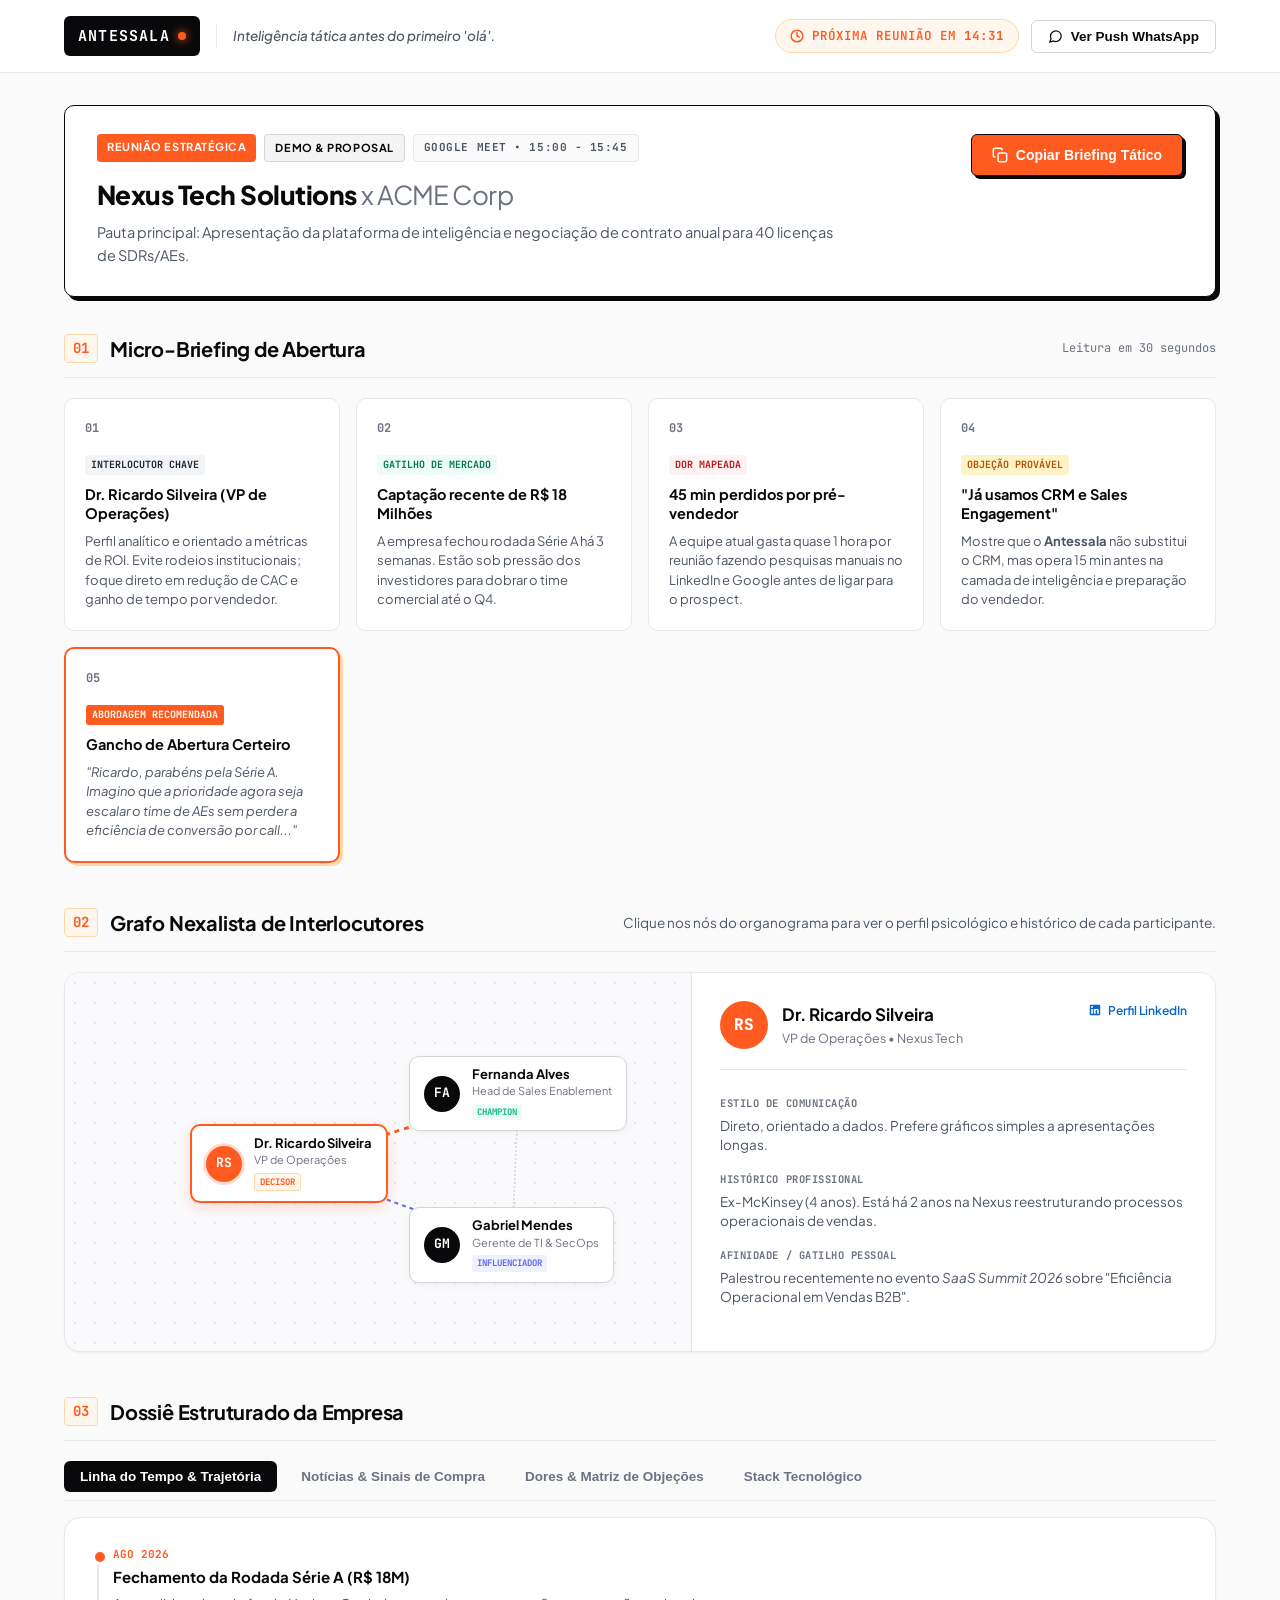
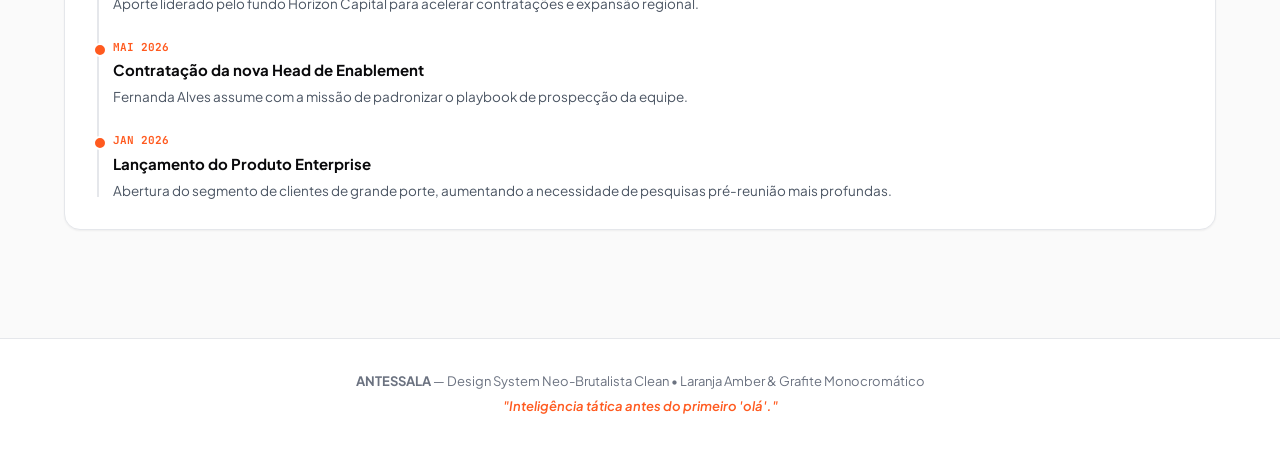
<file: index.html>
<!DOCTYPE html>
<html lang="pt-BR">
<head>
    <meta charset="UTF-8">
    <meta name="viewport" content="width=device-width, initial-scale=1.0">
    <title>Antessala — Inteligência tática antes do primeiro 'olá'</title>
    <meta name="description" content="Automação de inteligência comercial pré-reunião. Dossiê tático, organograma de interlocutores e micro-briefing em 5 pontos.">
    <!-- Google Fonts -->
    <link rel="preconnect" href="https://fonts.googleapis.com">
    <link rel="preconnect" href="https://fonts.gstatic.com" crossorigin>
    <link href="https://fonts.googleapis.com/css2?family=JetBrains+Mono:ital,wght@0,400;0,500;0,700;1,400&family=Plus+Jakarta+Sans:wght@400;500;600;700;800&display=swap" rel="stylesheet">
    <link rel="stylesheet" href="styles.css">
</head>
<body>

    <!-- TOP NAVIGATION BAR -->
    <header class="top-nav">
        <div class="container nav-content">
            <div class="brand-group">
                <div class="logo-mark">
                    <span class="logo-text">ANTESSALA</span>
                    <span class="pulse-dot"></span>
                </div>
                <div class="brand-divider"></div>
                <p class="brand-slogan">Inteligência tática antes do primeiro 'olá'.</p>
            </div>

            <div class="nav-actions">
                <div class="timer-badge">
                    <svg width="14" height="14" viewBox="0 0 24 24" fill="none" stroke="currentColor" stroke-width="2.5" stroke-linecap="round" stroke-linejoin="round">
                        <circle cx="12" cy="12" r="10"></circle>
                        <polyline points="12 6 12 12 16 14"></polyline>
                    </svg>
                    <span>PRÓXIMA REUNIÃO EM <strong id="countdown">14:32</strong></span>
                </div>
                <button class="btn-whatsapp-preview" id="openWhatsappModal">
                    <svg width="15" height="15" viewBox="0 0 24 24" fill="none" stroke="currentColor" stroke-width="2">
                        <path d="M21 11.5a8.38 8.38 0 0 1-.9 3.8 8.5 8.5 0 0 1-7.6 4.7 8.38 8.38 0 0 1-3.8-.9L3 21l1.9-5.7a8.38 8.38 0 0 1-.9-3.8 8.5 8.5 0 0 1 4.7-7.6 8.38 8.38 0 0 1 3.8-.9h.5a8.48 8.48 0 0 1 8 8v.5z"></path>
                    </svg>
                    Ver Push WhatsApp
                </button>
            </div>
        </div>
    </header>

    <!-- MAIN APP CONTAINER -->
    <main class="main-content container">

        <!-- MEETING HEADER CARD -->
        <section class="meeting-header-card">
            <div class="meeting-meta">
                <div class="meta-tag-group">
                    <span class="badge badge-orange">REUNIÃO ESTRATÉGICA</span>
                    <span class="badge badge-zinc">DEMO & PROPOSAL</span>
                    <span class="badge badge-mono">GOOGLE MEET • 15:00 - 15:45</span>
                </div>
                <h1 class="meeting-title">Nexus Tech Solutions <span class="company-sub">x ACME Corp</span></h1>
                <p class="meeting-context">Pauta principal: Apresentação da plataforma de inteligência e negociação de contrato anual para 40 licenças de SDRs/AEs.</p>
            </div>

            <div class="meeting-actions">
                <button class="btn-primary" id="copyBriefingBtn">
                    <svg width="16" height="16" viewBox="0 0 24 24" fill="none" stroke="currentColor" stroke-width="2.2">
                        <rect x="9" y="9" width="13" height="13" rx="2" ry="2"></rect>
                        <path d="M5 15H4a2 2 0 0 1-2-2V4a2 2 0 0 1 2-2h9a2 2 0 0 1 2 2v1"></path>
                    </svg>
                    <span>Copiar Briefing Tático</span>
                </button>
            </div>
        </section>

        <!-- SECTION 1: MICRO-BRIEFING 5 PONTOS TÁTICOS -->
        <section class="section-container">
            <div class="section-header">
                <div class="section-title-wrap">
                    <span class="section-num">01</span>
                    <h2>Micro-Briefing de Abertura</h2>
                </div>
                <span class="read-time-tag">Leitura em 30 segundos</span>
            </div>

            <div class="tactical-grid">
                <div class="tactical-card" data-step="1">
                    <div class="card-num">01</div>
                    <div class="card-body">
                        <span class="card-tag tag-target">INTERLOCUTOR CHAVE</span>
                        <h3>Dr. Ricardo Silveira (VP de Operações)</h3>
                        <p>Perfil analítico e orientado a métricas de ROI. Evite rodeios institucionais; foque direto em redução de CAC e ganho de tempo por vendedor.</p>
                    </div>
                </div>

                <div class="tactical-card" data-step="2">
                    <div class="card-num">02</div>
                    <div class="card-body">
                        <span class="card-tag tag-signal">GATILHO DE MERCADO</span>
                        <h3>Captação recente de R$ 18 Milhões</h3>
                        <p>A empresa fechou rodada Série A há 3 semanas. Estão sob pressão dos investidores para dobrar o time comercial até o Q4.</p>
                    </div>
                </div>

                <div class="tactical-card" data-step="3">
                    <div class="card-num">03</div>
                    <div class="card-body">
                        <span class="card-tag tag-pain">DOR MAPEADA</span>
                        <h3>45 min perdidos por pré-vendedor</h3>
                        <p>A equipe atual gasta quase 1 hora por reunião fazendo pesquisas manuais no LinkedIn e Google antes de ligar para o prospect.</p>
                    </div>
                </div>

                <div class="tactical-card" data-step="4">
                    <div class="card-num">04</div>
                    <div class="card-body">
                        <span class="card-tag tag-alert">OBJEÇÃO PROVÁVEL</span>
                        <h3>"Já usamos CRM e Sales Engagement"</h3>
                        <p>Mostre que o <strong>Antessala</strong> não substitui o CRM, mas opera 15 min antes na camada de inteligência e preparação do vendedor.</p>
                    </div>
                </div>

                <div class="tactical-card card-highlight" data-step="5">
                    <div class="card-num">05</div>
                    <div class="card-body">
                        <span class="card-tag tag-action">ABORDAGEM RECOMENDADA</span>
                        <h3>Gancho de Abertura Certeiro</h3>
                        <p><em>"Ricardo, parabéns pela Série A. Imagino que a prioridade agora seja escalar o time de AEs sem perder a eficiência de conversão por call..."</em></p>
                    </div>
                </div>
            </div>
        </section>

        <!-- SECTION 2: GRAFO NEXALISTA DE INTERLOCUTORES -->
        <section class="section-container">
            <div class="section-header">
                <div class="section-title-wrap">
                    <span class="section-num">02</span>
                    <h2>Grafo Nexalista de Interlocutores</h2>
                </div>
                <p class="section-desc">Clique nos nós do organograma para ver o perfil psicológico e histórico de cada participante.</p>
            </div>

            <div class="graph-wrapper card-box">
                <div class="graph-canvas" id="graphCanvas">
                    <!-- Dynamic SVG lines drawn via JS -->
                    <svg class="graph-svg" id="graphSvg"></svg>

                    <!-- Node 1: Decisor -->
                    <div class="node-item active" id="node-1" data-node="1" style="left: 20%; top: 40%;">
                        <div class="node-avatar ring-orange">
                            <span>RS</span>
                        </div>
                        <div class="node-info">
                            <span class="node-name">Dr. Ricardo Silveira</span>
                            <span class="node-role">VP de Operações</span>
                            <span class="node-badge badge-decisor">DECISOR</span>
                        </div>
                    </div>

                    <!-- Node 2: Champion -->
                    <div class="node-item" id="node-2" data-node="2" style="left: 55%; top: 22%;">
                        <div class="node-avatar">
                            <span>FA</span>
                        </div>
                        <div class="node-info">
                            <span class="node-name">Fernanda Alves</span>
                            <span class="node-role">Head de Sales Enablement</span>
                            <span class="node-badge badge-champion">CHAMPION</span>
                        </div>
                    </div>

                    <!-- Node 3: Influenciador TI -->
                    <div class="node-item" id="node-3" data-node="3" style="left: 55%; top: 62%;">
                        <div class="node-avatar">
                            <span>GM</span>
                        </div>
                        <div class="node-info">
                            <span class="node-name">Gabriel Mendes</span>
                            <span class="node-role">Gerente de TI & SecOps</span>
                            <span class="node-badge badge-influencer">INFLUENCIADOR</span>
                        </div>
                    </div>
                </div>

                <!-- Node Details Panel -->
                <div class="node-details-panel" id="nodeDetails">
                    <div class="details-header">
                        <div class="user-profile-header">
                            <div class="big-avatar" id="detailAvatar">RS</div>
                            <div>
                                <h3 id="detailName">Dr. Ricardo Silveira</h3>
                                <p id="detailRole">VP de Operações • Nexus Tech</p>
                            </div>
                        </div>
                        <a href="#" class="link-linkedin" onclick="event.preventDefault();">
                            <svg width="14" height="14" viewBox="0 0 24 24" fill="currentColor">
                                <path d="M19 3a2 2 0 0 1 2 2v14a2 2 0 0 1-2 2H5a2 2 0 0 1-2-2V5a2 2 0 0 1 2-2h14m-.5 15.5v-5.3a3.26 3.26 0 0 0-3.26-3.26c-.85 0-1.84.52-2.28 1.3v-1.11h-2.79v8.37h2.79v-4.93c0-.77.62-1.4 1.39-1.4a1.4 1.4 0 0 1 1.4 1.4v4.93h2.75M6.88 8.56a1.68 1.68 0 0 0 1.68-1.68c0-.93-.75-1.69-1.68-1.69a1.69 1.69 0 0 0-1.69 1.69c0 .93.76 1.68 1.69 1.68m1.39 9.94v-8.37H5.5v8.37h2.77z"/>
                            </svg>
                            Perfil LinkedIn
                        </a>
                    </div>

                    <div class="details-body">
                        <div class="detail-block">
                            <span class="detail-label">ESTILO DE COMUNICAÇÃO</span>
                            <p id="detailCommunication">Direto, orientado a dados. Prefere gráficos simples a apresentações longas.</p>
                        </div>

                        <div class="detail-block">
                            <span class="detail-label">HISTÓRICO PROFISSIONAL</span>
                            <p id="detailHistory">Ex-McKinsey (4 anos). Está há 2 anos na Nexus reestruturando processos operacionais de vendas.</p>
                        </div>

                        <div class="detail-block">
                            <span class="detail-label">AFINIDADE / GATILHO PESSOAL</span>
                            <p id="detailAffinity">Palestrou recentemente no evento <em>SaaS Summit 2026</em> sobre "Eficiência Operacional em Vendas B2B".</p>
                        </div>
                    </div>
                </div>
            </div>
        </section>

        <!-- SECTION 3: DOSSIÊ COMPLETO MODULAR -->
        <section class="section-container">
            <div class="section-header">
                <div class="section-title-wrap">
                    <span class="section-num">03</span>
                    <h2>Dossiê Estruturado da Empresa</h2>
                </div>
            </div>

            <!-- TAB CONTROLS -->
            <div class="tab-controls">
                <button class="tab-btn active" data-tab="timeline">Linha do Tempo & Trajetória</button>
                <button class="tab-btn" data-tab="news">Notícias & Sinais de Compra</button>
                <button class="tab-btn" data-tab="pains">Dores & Matriz de Objeções</button>
                <button class="tab-btn" data-tab="tech">Stack Tecnológico</button>
            </div>

            <div class="tab-content-area card-box">
                <!-- TAB 1: TIMELINE -->
                <div class="tab-pane active" id="tab-timeline">
                    <div class="timeline-list">
                        <div class="timeline-item">
                            <div class="time-mark">AGO 2026</div>
                            <div class="time-content">
                                <h4>Fechamento da Rodada Série A (R$ 18M)</h4>
                                <p>Aporte liderado pelo fundo Horizon Capital para acelerar contratações e expansão regional.</p>
                            </div>
                        </div>

                        <div class="timeline-item">
                            <div class="time-mark">MAI 2026</div>
                            <div class="time-content">
                                <h4>Contratação da nova Head de Enablement</h4>
                                <p>Fernanda Alves assume com a missão de padronizar o playbook de prospecção da equipe.</p>
                            </div>
                        </div>

                        <div class="timeline-item">
                            <div class="time-mark">JAN 2026</div>
                            <div class="time-content">
                                <h4>Lançamento do Produto Enterprise</h4>
                                <p>Abertura do segmento de clientes de grande porte, aumentando a necessidade de pesquisas pré-reunião mais profundas.</p>
                            </div>
                        </div>
                    </div>
                </div>

                <!-- TAB 2: NEWS & SIGNALS -->
                <div class="tab-pane" id="tab-news">
                    <div class="news-grid">
                        <div class="news-card">
                            <span class="news-source">EXAME INOVAÇÃO • HÁ 12 DIAS</span>
                            <h4>"Nexus Tech planeja dobrar equipe comercial até o final do ano"</h4>
                            <p>Entrevista com o CEO destacando os gargalos de onboarding e capacitação de novos vendedores.</p>
                        </div>
                        <div class="news-card">
                            <span class="news-source">VAGAS / LINKEDIN • HÁ 3 DIAS</span>
                            <h4>Abertura de 12 vagas para SDRs e Account Executives</h4>
                            <p>Indício claro de sobrecarga operacional e urgência por ferramentas que aumentem a produtividade por vendedor.</p>
                        </div>
                    </div>
                </div>

                <!-- TAB 3: PAINS & OBJECTIONS -->
                <div class="tab-pane" id="tab-pains">
                    <div class="pain-matrix">
                        <div class="pain-row">
                            <div class="pain-col pain-head">Dor Declarada</div>
                            <div class="pain-col pain-head">Impacto Financeiro / Operacional</div>
                            <div class="pain-col pain-head">Resposta Tática no Antessala</div>
                        </div>
                        <div class="pain-row">
                            <div class="pain-col">Pesquisas manuais lentas antes de calls</div>
                            <div class="pain-col">Perda de ~15 horas semanais por vendedor em tarefas burocráticas.</div>
                            <div class="pain-col highlight-text">Automação de inteligência entregue 15 min antes no WhatsApp.</div>
                        </div>
                        <div class="pain-row">
                            <div class="pain-col">Falta de contexto sobre o interlocutor</div>
                            <div class="pain-col">Baixa taxa de conversão na primeira demonstração (apenas 12%).</div>
                            <div class="pain-col highlight-text">Dossiê com perfil psicológico e histórico profissional detalhado.</div>
                        </div>
                    </div>
                </div>

                <!-- TAB 4: TECH STACK -->
                <div class="tab-pane" id="tab-tech">
                    <div class="tech-pills">
                        <div class="tech-pill">
                            <span class="tech-cat">CRM</span>
                            <span class="tech-name">HubSpot Enterprise</span>
                        </div>
                        <div class="tech-pill">
                            <span class="tech-cat">SALES ENGAGEMENT</span>
                            <span class="tech-name">Salesloft</span>
                        </div>
                        <div class="tech-pill">
                            <span class="tech-cat">COMMUNICATION</span>
                            <span class="tech-name">Google Workspace & Slack</span>
                        </div>
                        <div class="tech-pill">
                            <span class="tech-cat">MEETING PLATFORM</span>
                            <span class="tech-name">Google Meet</span>
                        </div>
                    </div>
                </div>
            </div>
        </section>

    </main>

    <!-- WHATSAPP PUSH MODAL SIMULATION -->
    <div class="modal-overlay" id="whatsappModal">
        <div class="phone-mockup">
            <div class="phone-header">
                <span class="phone-time">14:45</span>
                <div class="phone-camera"></div>
                <span class="phone-battery">98%</span>
            </div>

            <div class="whatsapp-card">
                <div class="wa-header">
                    <div class="wa-avatar">A</div>
                    <div>
                        <div class="wa-sender">ANTESSALA • INTELIGÊNCIA</div>
                        <div class="wa-sub">Push de Notificação Pre-Meeting</div>
                    </div>
                    <span class="wa-time">Agora</span>
                </div>

                <div class="wa-body">
                    <p>⚡ <strong>SEU WARMUP ESTÁ PRONTO</strong></p>
                    <p>Reunião às 15:00 com <strong>Nexus Tech Solutions</strong></p>
                    <hr>
                    <p>📌 <strong>5 PONTOS DE ABERTURA:</strong></p>
                    <p>1️⃣ <strong>Interlocutor:</strong> Dr. Ricardo Silveira (VP Operações, ex-McKinsey).</p>
                    <p>2️⃣ <strong>Fato Quente:</strong> Captaram R$ 18M na Série A recente.</p>
                    <p>3️⃣ <strong>Dor:</strong> Perda de 45 min por pré-vendedor em pesquisa manual.</p>
                    <p>4️⃣ <strong>Objeção:</strong> Acharão que substitui o CRM. Deixe claro que opera antes do CRM.</p>
                    <p>5️⃣ <strong>Gancho:</strong> Cumprimente pela Série A e abra falando de ganho de eficiência no time.</p>
                    <hr>
                    <div class="wa-link">🔗 Toque aqui para abrir o Dossiê Completo no Antessala</div>
                </div>
            </div>

            <button class="btn-close-modal" id="closeWhatsappModal">Fechar Simulação</button>
        </div>
    </div>

    <!-- FOOTER -->
    <footer class="app-footer">
        <div class="container footer-content">
            <p><strong>ANTESSALA</strong> — Design System Neo-Brutalista Clean &bull; Laranja Amber & Grafite Monocromático</p>
            <p class="slogan-footer">"Inteligência tática antes do primeiro 'olá'."</p>
        </div>
    </footer>

    <script src="app.js"></script>
</body>
</html>
</file>
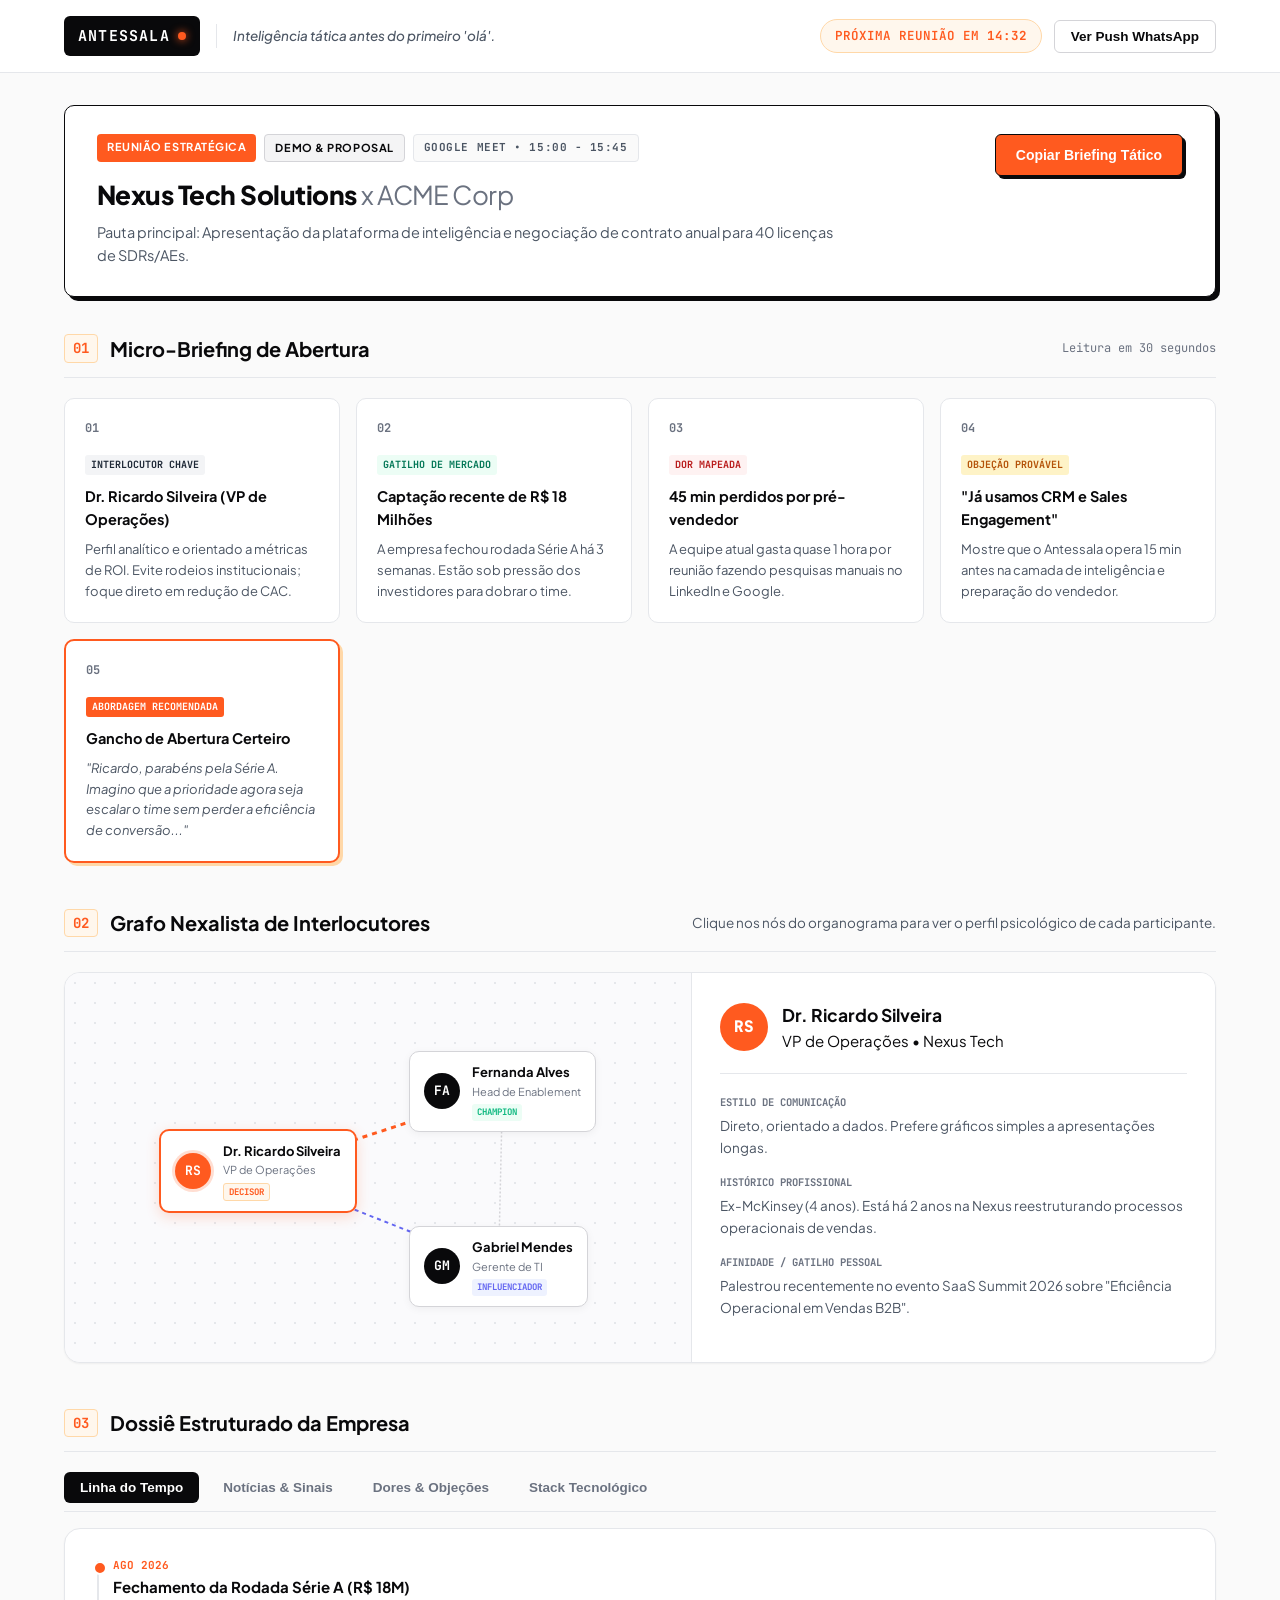
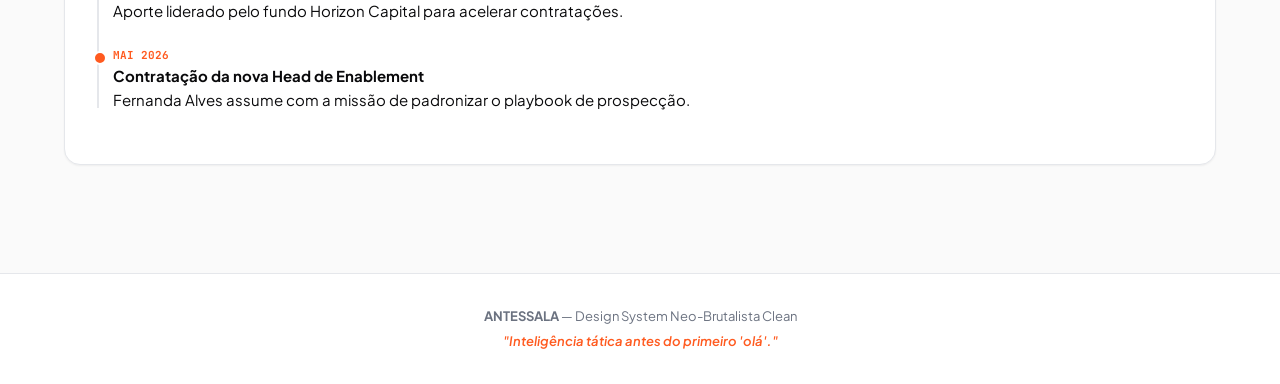
<file: antessala_demo_portatil.html>
<!DOCTYPE html>
<html lang="pt-BR">
<head>
    <meta charset="UTF-8">
    <meta name="viewport" content="width=device-width, initial-scale=1.0">
    <title>Antessala — Inteligência tática antes do primeiro 'olá' (Demonstração)</title>
    <link rel="preconnect" href="https://fonts.googleapis.com">
    <link rel="preconnect" href="https://fonts.gstatic.com" crossorigin>
    <link href="https://fonts.googleapis.com/css2?family=JetBrains+Mono:ital,wght@0,400;0,500;0,700;1,400&family=Plus+Jakarta+Sans:wght@400;500;600;700;800&display=swap" rel="stylesheet">
    <style>
/* ==========================================================================
   ANTESSALA DESIGN SYSTEM — NEO-BRUTALISTA CLEAN (PORTABLE BUNDLE)
   ========================================================================== */

:root {
    --bg-canvas: #FAFAFA;
    --bg-card: #FFFFFF;
    --bg-subtle: #F4F4F5;
    
    --border-light: #E5E7EB;
    --border-medium: #D4D4D8;
    --border-dark: #09090B;
    
    --text-primary: #09090B;
    --text-secondary: #4B5563;
    --text-muted: #6B7280;
    
    --accent-orange: #FF5A1F;
    --accent-orange-hover: #E04810;
    --accent-orange-tint: #FFF7ED;
    --accent-orange-border: #FFD8A8;
    
    --accent-emerald: #10B981;
    --accent-emerald-tint: #ECFDF5;
    
    --accent-violet: #6366F1;
    --accent-violet-tint: #EEF2FF;
    
    --font-sans: 'Plus Jakarta Sans', -apple-system, BlinkMacSystemFont, sans-serif;
    --font-mono: 'JetBrains Mono', monospace;
    
    --radius-sm: 6px;
    --radius-md: 10px;
    --radius-lg: 16px;
    --radius-full: 9999px;
    
    --shadow-sm: 0 1px 2px 0 rgba(0, 0, 0, 0.05);
    --shadow-md: 0 4px 6px -1px rgba(0, 0, 0, 0.06), 0 2px 4px -1px rgba(0, 0, 0, 0.03);
    --shadow-neo: 4px 4px 0px #09090B;
}

* { box-sizing: border-box; margin: 0; padding: 0; }
body {
    background-color: var(--bg-canvas);
    color: var(--text-primary);
    font-family: var(--font-sans);
    font-size: 15px;
    line-height: 1.6;
    -webkit-font-smoothing: antialiased;
}
.container { max-width: 1200px; margin: 0 auto; padding: 0 24px; }

/* TOP NAVIGATION */
.top-nav {
    background-color: var(--bg-card);
    border-bottom: 1px solid var(--border-light);
    position: sticky;
    top: 0;
    z-index: 100;
}
.nav-content {
    display: flex;
    justify-content: space-between;
    align-items: center;
    height: 72px;
}
.brand-group { display: flex; align-items: center; gap: 16px; }
.logo-mark {
    display: flex;
    align-items: center;
    gap: 8px;
    background: var(--text-primary);
    color: #FFFFFF;
    padding: 8px 14px;
    border-radius: var(--radius-sm);
    font-family: var(--font-mono);
    font-weight: 700;
    letter-spacing: 0.08em;
    font-size: 15px;
}
.pulse-dot {
    width: 8px; height: 8px;
    background-color: var(--accent-orange);
    border-radius: 50%;
    box-shadow: 0 0 8px var(--accent-orange);
    animation: pulse 1.8s infinite ease-in-out;
}
@keyframes pulse {
    0% { transform: scale(0.95); opacity: 0.8; }
    50% { transform: scale(1.25); opacity: 1; }
    100% { transform: scale(0.95); opacity: 0.8; }
}
.brand-divider { width: 1px; height: 24px; background-color: var(--border-light); }
.brand-slogan { font-size: 13.5px; color: var(--text-secondary); font-weight: 500; font-style: italic; }
.nav-actions { display: flex; align-items: center; gap: 12px; }
.timer-badge {
    display: flex; align-items: center; gap: 8px;
    background-color: var(--accent-orange-tint);
    border: 1px solid var(--accent-orange-border);
    color: var(--accent-orange);
    padding: 6px 14px;
    border-radius: var(--radius-full);
    font-family: var(--font-mono);
    font-size: 12.5px; font-weight: 600;
}
.btn-whatsapp-preview {
    display: inline-flex; align-items: center; gap: 8px;
    background: #FFFFFF; border: 1px solid var(--border-medium);
    color: var(--text-primary); padding: 8px 16px;
    border-radius: var(--radius-sm); font-size: 13.5px; font-weight: 600;
    cursor: pointer; transition: all 0.2s ease;
}
.btn-whatsapp-preview:hover { border-color: var(--text-primary); background-color: var(--bg-subtle); }

/* MAIN CONTENT */
.main-content { padding-top: 32px; padding-bottom: 64px; }
.meeting-header-card {
    background: var(--bg-card);
    border: 1px solid var(--border-dark);
    box-shadow: var(--shadow-neo);
    border-radius: var(--radius-md);
    padding: 28px 32px;
    margin-bottom: 36px;
    display: flex; justify-content: space-between; align-items: flex-start; gap: 24px;
}
.meta-tag-group { display: flex; flex-wrap: wrap; gap: 8px; margin-bottom: 12px; }
.badge { display: inline-block; padding: 4px 10px; border-radius: 4px; font-size: 11px; font-weight: 700; letter-spacing: 0.05em; text-transform: uppercase; }
.badge-orange { background-color: var(--accent-orange); color: #FFFFFF; }
.badge-zinc { background-color: var(--bg-subtle); border: 1px solid var(--border-medium); color: var(--text-primary); }
.badge-mono { font-family: var(--font-mono); background-color: var(--bg-canvas); border: 1px solid var(--border-light); color: var(--text-secondary); }

.meeting-title { font-size: 26px; font-weight: 800; color: var(--text-primary); letter-spacing: -0.02em; margin-bottom: 6px; }
.company-sub { font-weight: 400; color: var(--text-muted); }
.meeting-context { color: var(--text-secondary); font-size: 14.5px; max-width: 750px; }

.btn-primary {
    display: inline-flex; align-items: center; gap: 8px;
    background-color: var(--accent-orange); color: #FFFFFF;
    border: 1px solid var(--border-dark); padding: 12px 20px;
    border-radius: var(--radius-sm); font-weight: 700; font-size: 14px;
    cursor: pointer; box-shadow: 3px 3px 0px #09090B;
    transition: transform 0.15s ease, box-shadow 0.15s ease;
}
.btn-primary:hover { transform: translate(-1px, -1px); box-shadow: 4px 4px 0px #09090B; }

/* SECTIONS */
.section-container { margin-bottom: 44px; }
.section-header {
    display: flex; justify-content: space-between; align-items: center;
    margin-bottom: 20px; border-bottom: 1px solid var(--border-light); padding-bottom: 12px;
}
.section-title-wrap { display: flex; align-items: center; gap: 12px; }
.section-num {
    font-family: var(--font-mono); font-size: 14px; font-weight: 700;
    color: var(--accent-orange); background-color: var(--accent-orange-tint);
    border: 1px solid var(--accent-orange-border); padding: 2px 8px; border-radius: 4px;
}
.section-header h2 { font-size: 20px; font-weight: 700; color: var(--text-primary); }
.read-time-tag { font-family: var(--font-mono); font-size: 12px; color: var(--text-muted); }
.section-desc { font-size: 13.5px; color: var(--text-secondary); }

/* TACTICAL GRID */
.tactical-grid { display: grid; grid-template-columns: repeat(auto-fit, minmax(220px, 1fr)); gap: 16px; }
.tactical-card {
    background-color: var(--bg-card); border: 1px solid var(--border-light);
    border-radius: var(--radius-md); padding: 20px; transition: all 0.2s ease;
}
.tactical-card:hover { border-color: var(--text-primary); transform: translateY(-2px); box-shadow: var(--shadow-md); }
.card-highlight { border: 2px solid var(--accent-orange); box-shadow: 3px 3px 0px var(--accent-orange-border); }
.card-num { font-family: var(--font-mono); font-size: 12px; font-weight: 700; color: var(--text-muted); margin-bottom: 12px; }
.card-tag { display: inline-block; font-family: var(--font-mono); font-size: 10px; font-weight: 700; padding: 2px 6px; border-radius: 3px; margin-bottom: 10px; text-transform: uppercase; }
.tag-target { background: #F3F4F6; color: #1F2937; }
.tag-signal { background: #ECFDF5; color: #047857; }
.tag-pain { background: #FEF2F2; color: #B91C1C; }
.tag-alert { background: #FEF3C7; color: #B45309; }
.tag-action { background: var(--accent-orange); color: #FFFFFF; }
.tactical-card h3 { font-size: 14.5px; font-weight: 700; margin-bottom: 8px; }
.tactical-card p { font-size: 13px; color: var(--text-secondary); }

/* GRAPH */
.card-box { background: var(--bg-card); border: 1px solid var(--border-light); border-radius: var(--radius-lg); box-shadow: var(--shadow-sm); }
.graph-wrapper { display: grid; grid-template-columns: 1.2fr 1fr; min-height: 380px; overflow: hidden; }
@media (max-width: 900px) { .graph-wrapper { grid-template-columns: 1fr; } }
.graph-canvas {
    position: relative; background-color: #FAFAFC; border-right: 1px solid var(--border-light);
    background-image: radial-gradient(var(--border-light) 1px, transparent 1px); background-size: 20px 20px;
    padding: 30px; min-height: 350px;
}
.graph-svg { position: absolute; top: 0; left: 0; width: 100%; height: 100%; pointer-events: none; }
.node-item {
    position: absolute; display: flex; align-items: center; gap: 12px;
    background: #FFFFFF; border: 1px solid var(--border-medium); padding: 10px 14px;
    border-radius: var(--radius-md); cursor: pointer; box-shadow: 0 2px 8px rgba(0,0,0,0.05); transition: all 0.2s ease; z-index: 2;
}
.node-item:hover { border-color: var(--border-dark); transform: scale(1.03); }
.node-item.active { border: 2px solid var(--accent-orange); box-shadow: 0 4px 14px rgba(255, 90, 31, 0.2); }
.node-avatar { width: 36px; height: 36px; border-radius: 50%; background: var(--text-primary); color: #FFFFFF; display: flex; align-items: center; justify-content: center; font-weight: 700; font-size: 13px; font-family: var(--font-mono); }
.ring-orange { background: var(--accent-orange); box-shadow: 0 0 0 3px rgba(255, 90, 31, 0.2); }
.node-info { display: flex; flex-direction: column; }
.node-name { font-size: 13px; font-weight: 700; }
.node-role { font-size: 11px; color: var(--text-muted); }
.node-badge { font-family: var(--font-mono); font-size: 9px; font-weight: 700; padding: 1px 5px; border-radius: 3px; margin-top: 4px; width: fit-content; }
.badge-decisor { background: var(--accent-orange-tint); color: var(--accent-orange); border: 1px solid var(--accent-orange-border); }
.badge-champion { background: var(--accent-emerald-tint); color: var(--accent-emerald); }
.badge-influencer { background: var(--accent-violet-tint); color: var(--accent-violet); }

/* DETAILS PANEL */
.node-details-panel { padding: 28px; display: flex; flex-direction: column; justify-content: space-between; background: #FFFFFF; }
.user-profile-header { display: flex; align-items: center; gap: 14px; }
.big-avatar { width: 48px; height: 48px; border-radius: 50%; background: var(--accent-orange); color: #FFFFFF; display: flex; align-items: center; justify-content: center; font-weight: 800; font-size: 16px; font-family: var(--font-mono); }
.details-header { display: flex; justify-content: space-between; align-items: flex-start; border-bottom: 1px solid var(--border-light); padding-bottom: 20px; margin-bottom: 20px; }
.link-linkedin { display: inline-flex; align-items: center; gap: 6px; color: #0A66C2; font-size: 12px; font-weight: 600; text-decoration: none; }
.detail-block { margin-bottom: 16px; }
.detail-label { font-family: var(--font-mono); font-size: 10.5px; font-weight: 700; color: var(--text-muted); display: block; margin-bottom: 4px; }
.detail-block p { font-size: 13.5px; color: var(--text-secondary); }

/* TABS */
.tab-controls { display: flex; gap: 8px; margin-bottom: 16px; border-bottom: 1px solid var(--border-light); padding-bottom: 8px; overflow-x: auto; }
.tab-btn { background: transparent; border: none; padding: 8px 16px; font-size: 13.5px; font-weight: 600; color: var(--text-muted); border-radius: var(--radius-sm); cursor: pointer; transition: all 0.2s ease; }
.tab-btn.active { background-color: var(--text-primary); color: #FFFFFF; }
.tab-content-area { padding: 28px; }
.tab-pane { display: none; }
.tab-pane.active { display: block; }
.timeline-list { position: relative; padding-left: 20px; }
.timeline-list::before { content: ''; position: absolute; left: 4px; top: 4px; bottom: 4px; width: 2px; background-color: var(--border-light); }
.timeline-item { position: relative; margin-bottom: 24px; }
.timeline-item::before { content: ''; position: absolute; left: -20px; top: 4px; width: 10px; height: 10px; border-radius: 50%; background-color: var(--accent-orange); border: 2px solid #FFFFFF; }
.time-mark { font-family: var(--font-mono); font-size: 11px; font-weight: 700; color: var(--accent-orange); }

.news-grid { display: grid; grid-template-columns: repeat(auto-fit, minmax(280px, 1fr)); gap: 16px; }
.news-card { background: var(--bg-canvas); border: 1px solid var(--border-light); border-radius: var(--radius-md); padding: 18px; }
.news-source { font-family: var(--font-mono); font-size: 10.5px; font-weight: 700; color: var(--text-muted); display: block; margin-bottom: 6px; }

.pain-matrix { display: flex; flex-direction: column; border: 1px solid var(--border-light); border-radius: var(--radius-sm); overflow: hidden; }
.pain-row { display: grid; grid-template-columns: 1fr 1.2fr 1.2fr; border-bottom: 1px solid var(--border-light); }
.pain-col { padding: 12px 16px; font-size: 13px; color: var(--text-secondary); }
.pain-head { font-family: var(--font-mono); font-size: 11px; font-weight: 700; color: var(--text-primary); background-color: var(--bg-subtle); }
.highlight-text { color: var(--accent-orange); font-weight: 600; }

.tech-pills { display: flex; flex-wrap: wrap; gap: 12px; }
.tech-pill { background: var(--bg-canvas); border: 1px solid var(--border-light); padding: 10px 16px; border-radius: var(--radius-md); display: flex; flex-direction: column; }
.tech-cat { font-family: var(--font-mono); font-size: 10px; font-weight: 700; color: var(--text-muted); }
.tech-name { font-size: 13.5px; font-weight: 700; }

/* MODAL */
.modal-overlay {
    position: fixed; top: 0; left: 0; width: 100vw; height: 100vh;
    background: rgba(9, 9, 11, 0.6); backdrop-filter: blur(6px);
    display: flex; align-items: center; justify-content: center; z-index: 999;
    opacity: 0; pointer-events: none; transition: opacity 0.25s ease;
}
.modal-overlay.active { opacity: 1; pointer-events: auto; }
.phone-mockup { width: 360px; background: #121212; border-radius: 40px; padding: 16px; box-shadow: 0 20px 50px rgba(0,0,0,0.5); border: 4px solid #27272A; color: #FFFFFF; }
.phone-header { display: flex; justify-content: space-between; align-items: center; font-size: 11px; color: #A1A1AA; padding: 4px 12px 14px 12px; }
.phone-camera { width: 80px; height: 18px; background: #000; border-radius: 12px; }
.whatsapp-card { background: #1F2C34; border-radius: 16px; padding: 16px; font-size: 13px; color: #E9EDEF; border: 1px solid #2A3942; }
.wa-header { display: flex; align-items: center; gap: 10px; margin-bottom: 12px; }
.wa-avatar { width: 32px; height: 32px; background: var(--accent-orange); color: #FFFFFF; border-radius: 50%; display: flex; align-items: center; justify-content: center; font-weight: 800; }
.wa-sender { font-weight: 700; font-size: 12px; color: var(--accent-orange); }
.wa-time { margin-left: auto; font-size: 10px; color: #8696A0; }
.wa-body p { margin-bottom: 6px; line-height: 1.4; }
.wa-body hr { border: none; border-top: 1px solid #2A3942; margin: 10px 0; }
.btn-close-modal { width: 100%; margin-top: 16px; background: #27272A; color: #FFFFFF; border: none; padding: 10px; border-radius: var(--radius-sm); font-weight: 600; cursor: pointer; }

/* FOOTER */
.app-footer { border-top: 1px solid var(--border-light); padding: 32px 0; background-color: var(--bg-card); text-align: center; font-size: 13px; color: var(--text-muted); }
.slogan-footer { font-style: italic; color: var(--accent-orange); margin-top: 4px; font-weight: 600; }
    </style>
</head>
<body>

    <header class="top-nav">
        <div class="container nav-content">
            <div class="brand-group">
                <div class="logo-mark">
                    <span>ANTESSALA</span>
                    <span class="pulse-dot"></span>
                </div>
                <div class="brand-divider"></div>
                <p class="brand-slogan">Inteligência tática antes do primeiro 'olá'.</p>
            </div>

            <div class="nav-actions">
                <div class="timer-badge">
                    <span>PRÓXIMA REUNIÃO EM <strong id="countdown">14:32</strong></span>
                </div>
                <button class="btn-whatsapp-preview" id="openWhatsappModal">
                    Ver Push WhatsApp
                </button>
            </div>
        </div>
    </header>

    <main class="main-content container">

        <section class="meeting-header-card">
            <div class="meeting-meta">
                <div class="meta-tag-group">
                    <span class="badge badge-orange">REUNIÃO ESTRATÉGICA</span>
                    <span class="badge badge-zinc">DEMO & PROPOSAL</span>
                    <span class="badge badge-mono">GOOGLE MEET • 15:00 - 15:45</span>
                </div>
                <h1 class="meeting-title">Nexus Tech Solutions <span class="company-sub">x ACME Corp</span></h1>
                <p class="meeting-context">Pauta principal: Apresentação da plataforma de inteligência e negociação de contrato anual para 40 licenças de SDRs/AEs.</p>
            </div>

            <div class="meeting-actions">
                <button class="btn-primary" id="copyBriefingBtn">
                    <span>Copiar Briefing Tático</span>
                </button>
            </div>
        </section>

        <!-- SECTION 1: MICRO-BRIEFING -->
        <section class="section-container">
            <div class="section-header">
                <div class="section-title-wrap">
                    <span class="section-num">01</span>
                    <h2>Micro-Briefing de Abertura</h2>
                </div>
                <span class="read-time-tag">Leitura em 30 segundos</span>
            </div>

            <div class="tactical-grid">
                <div class="tactical-card">
                    <div class="card-num">01</div>
                    <span class="card-tag tag-target">INTERLOCUTOR CHAVE</span>
                    <h3>Dr. Ricardo Silveira (VP de Operações)</h3>
                    <p>Perfil analítico e orientado a métricas de ROI. Evite rodeios institucionais; foque direto em redução de CAC.</p>
                </div>

                <div class="tactical-card">
                    <div class="card-num">02</div>
                    <span class="card-tag tag-signal">GATILHO DE MERCADO</span>
                    <h3>Captação recente de R$ 18 Milhões</h3>
                    <p>A empresa fechou rodada Série A há 3 semanas. Estão sob pressão dos investidores para dobrar o time.</p>
                </div>

                <div class="tactical-card">
                    <div class="card-num">03</div>
                    <span class="card-tag tag-pain">DOR MAPEADA</span>
                    <h3>45 min perdidos por pré-vendedor</h3>
                    <p>A equipe atual gasta quase 1 hora por reunião fazendo pesquisas manuais no LinkedIn e Google.</p>
                </div>

                <div class="tactical-card">
                    <div class="card-num">04</div>
                    <span class="card-tag tag-alert">OBJEÇÃO PROVÁVEL</span>
                    <h3>"Já usamos CRM e Sales Engagement"</h3>
                    <p>Mostre que o Antessala opera 15 min antes na camada de inteligência e preparação do vendedor.</p>
                </div>

                <div class="tactical-card card-highlight">
                    <div class="card-num">05</div>
                    <span class="card-tag tag-action">ABORDAGEM RECOMENDADA</span>
                    <h3>Gancho de Abertura Certeiro</h3>
                    <p><em>"Ricardo, parabéns pela Série A. Imagino que a prioridade agora seja escalar o time sem perder a eficiência de conversão..."</em></p>
                </div>
            </div>
        </section>

        <!-- SECTION 2: GRAFO -->
        <section class="section-container">
            <div class="section-header">
                <div class="section-title-wrap">
                    <span class="section-num">02</span>
                    <h2>Grafo Nexalista de Interlocutores</h2>
                </div>
                <p class="section-desc">Clique nos nós do organograma para ver o perfil psicológico de cada participante.</p>
            </div>

            <div class="graph-wrapper card-box">
                <div class="graph-canvas" id="graphCanvas">
                    <svg class="graph-svg" id="graphSvg"></svg>

                    <div class="node-item active" id="node-1" data-node="1" style="left: 15%; top: 40%;">
                        <div class="node-avatar ring-orange">RS</div>
                        <div class="node-info">
                            <span class="node-name">Dr. Ricardo Silveira</span>
                            <span class="node-role">VP de Operações</span>
                            <span class="node-badge badge-decisor">DECISOR</span>
                        </div>
                    </div>

                    <div class="node-item" id="node-2" data-node="2" style="left: 55%; top: 20%;">
                        <div class="node-avatar">FA</div>
                        <div class="node-info">
                            <span class="node-name">Fernanda Alves</span>
                            <span class="node-role">Head de Enablement</span>
                            <span class="node-badge badge-champion">CHAMPION</span>
                        </div>
                    </div>

                    <div class="node-item" id="node-3" data-node="3" style="left: 55%; top: 65%;">
                        <div class="node-avatar">GM</div>
                        <div class="node-info">
                            <span class="node-name">Gabriel Mendes</span>
                            <span class="node-role">Gerente de TI</span>
                            <span class="node-badge badge-influencer">INFLUENCIADOR</span>
                        </div>
                    </div>
                </div>

                <div class="node-details-panel">
                    <div class="details-header">
                        <div class="user-profile-header">
                            <div class="big-avatar" id="detailAvatar">RS</div>
                            <div>
                                <h3 id="detailName">Dr. Ricardo Silveira</h3>
                                <p id="detailRole">VP de Operações • Nexus Tech</p>
                            </div>
                        </div>
                    </div>

                    <div class="details-body">
                        <div class="detail-block">
                            <span class="detail-label">ESTILO DE COMUNICAÇÃO</span>
                            <p id="detailCommunication">Direto, orientado a dados. Prefere gráficos simples a apresentações longas.</p>
                        </div>
                        <div class="detail-block">
                            <span class="detail-label">HISTÓRICO PROFISSIONAL</span>
                            <p id="detailHistory">Ex-McKinsey (4 anos). Está há 2 anos na Nexus reestruturando processos operacionais de vendas.</p>
                        </div>
                        <div class="detail-block">
                            <span class="detail-label">AFINIDADE / GATILHO PESSOAL</span>
                            <p id="detailAffinity">Palestrou recentemente no evento SaaS Summit 2026 sobre "Eficiência Operacional em Vendas B2B".</p>
                        </div>
                    </div>
                </div>
            </div>
        </section>

        <!-- SECTION 3: DOSSIÊ TABS -->
        <section class="section-container">
            <div class="section-header">
                <div class="section-title-wrap">
                    <span class="section-num">03</span>
                    <h2>Dossiê Estruturado da Empresa</h2>
                </div>
            </div>

            <div class="tab-controls">
                <button class="tab-btn active" data-tab="timeline">Linha do Tempo</button>
                <button class="tab-btn" data-tab="news">Notícias & Sinais</button>
                <button class="tab-btn" data-tab="pains">Dores & Objeções</button>
                <button class="tab-btn" data-tab="tech">Stack Tecnológico</button>
            </div>

            <div class="tab-content-area card-box">
                <div class="tab-pane active" id="tab-timeline">
                    <div class="timeline-list">
                        <div class="timeline-item">
                            <div class="time-mark">AGO 2026</div>
                            <div class="time-content">
                                <h4>Fechamento da Rodada Série A (R$ 18M)</h4>
                                <p>Aporte liderado pelo fundo Horizon Capital para acelerar contratações.</p>
                            </div>
                        </div>
                        <div class="timeline-item">
                            <div class="time-mark">MAI 2026</div>
                            <div class="time-content">
                                <h4>Contratação da nova Head de Enablement</h4>
                                <p>Fernanda Alves assume com a missão de padronizar o playbook de prospecção.</p>
                            </div>
                        </div>
                    </div>
                </div>

                <div class="tab-pane" id="tab-news">
                    <div class="news-grid">
                        <div class="news-card">
                            <span class="news-source">EXAME INOVAÇÃO • HÁ 12 DIAS</span>
                            <h4>"Nexus Tech planeja dobrar equipe comercial até o final do ano"</h4>
                            <p>Entrevista com o CEO destacando gargalos de onboarding.</p>
                        </div>
                    </div>
                </div>

                <div class="tab-pane" id="tab-pains">
                    <div class="pain-matrix">
                        <div class="pain-row">
                            <div class="pain-col pain-head">Dor Declarada</div>
                            <div class="pain-col pain-head">Impacto Operacional</div>
                            <div class="pain-col pain-head">Resposta Tática Antessala</div>
                        </div>
                        <div class="pain-row">
                            <div class="pain-col">Pesquisas manuais lentas</div>
                            <div class="pain-col">Perda de ~15 horas/semana por vendedor</div>
                            <div class="pain-col highlight-text">Automação entregue 15 min antes via WhatsApp.</div>
                        </div>
                    </div>
                </div>

                <div class="tab-pane" id="tab-tech">
                    <div class="tech-pills">
                        <div class="tech-pill">
                            <span class="tech-cat">CRM</span>
                            <span class="tech-name">HubSpot Enterprise</span>
                        </div>
                        <div class="tech-pill">
                            <span class="tech-cat">SALES ENGAGEMENT</span>
                            <span class="tech-name">Salesloft</span>
                        </div>
                    </div>
                </div>
            </div>
        </section>

    </main>

    <div class="modal-overlay" id="whatsappModal">
        <div class="phone-mockup">
            <div class="phone-header">
                <span>14:45</span>
                <div class="phone-camera"></div>
                <span>98%</span>
            </div>
            <div class="whatsapp-card">
                <div class="wa-header">
                    <div class="wa-avatar">A</div>
                    <div>
                        <div class="wa-sender">ANTESSALA • INTELIGÊNCIA</div>
                    </div>
                    <span class="wa-time">Agora</span>
                </div>
                <div class="wa-body">
                    <p>⚡ <strong>SEU WARMUP ESTÁ PRONTO</strong></p>
                    <p>Reunião às 15:00 com <strong>Nexus Tech Solutions</strong></p>
                    <hr>
                    <p>📌 <strong>5 PONTOS DE ABERTURA:</strong></p>
                    <p>1️⃣ <strong>Interlocutor:</strong> Dr. Ricardo Silveira (VP Operações).</p>
                    <p>2️⃣ <strong>Fato Quente:</strong> Captaram R$ 18M na Série A.</p>
                    <p>3️⃣ <strong>Dor:</strong> Perda de 45 min por vendedor em pesquisa manual.</p>
                    <p>4️⃣ <strong>Objeção:</strong> Achar que substitui CRM.</p>
                    <p>5️⃣ <strong>Gancho:</strong> Cumprimente pela Série A e abra falando de eficiência.</p>
                </div>
            </div>
            <button class="btn-close-modal" id="closeWhatsappModal">Fechar Simulação</button>
        </div>
    </div>

    <footer class="app-footer">
        <div class="container">
            <p><strong>ANTESSALA</strong> — Design System Neo-Brutalista Clean</p>
            <p class="slogan-footer">"Inteligência tática antes do primeiro 'olá'."</p>
        </div>
    </footer>

    <script>
        const nodeData = {
            '1': { name: 'Dr. Ricardo Silveira', role: 'VP de Operações • Nexus Tech', avatar: 'RS', comm: 'Direto, orientado a dados. Prefere gráficos simples a apresentações longas.', history: 'Ex-McKinsey (4 anos). Está há 2 anos na Nexus reestruturando processos.', affinity: 'Palestrou no SaaS Summit 2026 sobre "Eficiência Operacional em Vendas B2B".' },
            '2': { name: 'Fernanda Alves', role: 'Head de Enablement • Nexus Tech', avatar: 'FA', comm: 'Pragmática, focada em adoção da equipe. Preocupa-se com a curva de aprendizado.', history: 'Ex-Resultados Digitais. Especialista em Playbooks de vendas.', affinity: 'Conectou-se no LinkedIn com 3 executivos da sua empresa.' },
            '3': { name: 'Gabriel Mendes', role: 'Gerente de TI • Nexus Tech', avatar: 'GM', comm: 'Rigoroso com segurança de dados (LGPD/SOC2) e integração via API/SSO.', history: 'Liderou a migração de infraestrutura da empresa para nuvem AWS.', affinity: 'Publicou artigo no Medium sobre "Arquitetura de Dados Segura em Ferramentas de IA".' }
        };

        document.addEventListener('DOMContentLoaded', () => {
            const graphCanvas = document.getElementById('graphCanvas');
            const graphSvg = document.getElementById('graphSvg');
            const nodes = document.querySelectorAll('.node-item');

            function drawLines() {
                if (!graphCanvas || !graphSvg) return;
                graphSvg.innerHTML = '';
                const canvasRect = graphCanvas.getBoundingClientRect();
                const n1 = document.getElementById('node-1');
                const n2 = document.getElementById('node-2');
                const n3 = document.getElementById('node-3');

                if (!n1 || !n2 || !n3) return;
                const p1 = { x: n1.offsetLeft + n1.offsetWidth/2, y: n1.offsetTop + n1.offsetHeight/2 };
                const p2 = { x: n2.offsetLeft + n2.offsetWidth/2, y: n2.offsetTop + n2.offsetHeight/2 };
                const p3 = { x: n3.offsetLeft + n3.offsetWidth/2, y: n3.offsetTop + n3.offsetHeight/2 };

                drawLine(p1.x, p1.y, p2.x, p2.y, '#FF5A1F', '3', '5,5');
                drawLine(p1.x, p1.y, p3.x, p3.y, '#6366F1', '2', '4,4');
                drawLine(p2.x, p2.y, p3.x, p3.y, '#D4D4D8', '1.5', '2,2');
            }

            function drawLine(x1, y1, x2, y2, color, width, dash) {
                const line = document.createElementNS('http://www.w3.org/2000/svg', 'line');
                line.setAttribute('x1', x1); line.setAttribute('y1', y1);
                line.setAttribute('x2', x2); line.setAttribute('y2', y2);
                line.setAttribute('stroke', color); line.setAttribute('stroke-width', width);
                if (dash) line.setAttribute('stroke-dasharray', dash);
                graphSvg.appendChild(line);
            }

            setTimeout(drawLines, 100);
            window.addEventListener('resize', drawLines);

            nodes.forEach(node => {
                node.addEventListener('click', () => {
                    nodes.forEach(n => n.classList.remove('active'));
                    node.classList.add('active');
                    const data = nodeData[node.getAttribute('data-node')];
                    if (data) {
                        document.getElementById('detailAvatar').textContent = data.avatar;
                        document.getElementById('detailName').textContent = data.name;
                        document.getElementById('detailRole').textContent = data.role;
                        document.getElementById('detailCommunication').textContent = data.comm;
                        document.getElementById('detailHistory').textContent = data.history;
                        document.getElementById('detailAffinity').textContent = data.affinity;
                    }
                });
            });

            // Tabs
            document.querySelectorAll('.tab-btn').forEach(btn => {
                btn.addEventListener('click', () => {
                    document.querySelectorAll('.tab-btn').forEach(b => b.classList.remove('active'));
                    document.querySelectorAll('.tab-pane').forEach(p => p.classList.remove('active'));
                    btn.classList.add('active');
                    document.getElementById(`tab-${btn.getAttribute('data-tab')}`).classList.add('active');
                });
            });

            // Modal
            document.getElementById('openWhatsappModal').addEventListener('click', () => {
                document.getElementById('whatsappModal').classList.add('active');
            });
            document.getElementById('closeWhatsappModal').addEventListener('click', () => {
                document.getElementById('whatsappModal').classList.remove('active');
            });
            document.getElementById('copyBriefingBtn').addEventListener('click', () => {
                alert('Briefing copiado para a área de transferência!');
            });
        });
    </script>
</body>
</html>
</file>
<file: styles.css>
/* ==========================================================================
   ANTESSALA DESIGN SYSTEM — NEO-BRUTALISTA CLEAN (ORANGE & GRAPHITE)
   ========================================================================== */

:root {
    /* Color Palette */
    --bg-canvas: #FAFAFA;
    --bg-card: #FFFFFF;
    --bg-subtle: #F4F4F5;
    
    --border-light: #E5E7EB;
    --border-medium: #D4D4D8;
    --border-dark: #09090B;
    
    --text-primary: #09090B;
    --text-secondary: #4B5563;
    --text-muted: #6B7280;
    
    /* Kinetic Accent Colors */
    --accent-orange: #FF5A1F;
    --accent-orange-hover: #E04810;
    --accent-orange-tint: #FFF7ED;
    --accent-orange-border: #FFD8A8;
    
    --accent-emerald: #10B981;
    --accent-emerald-tint: #ECFDF5;
    
    --accent-violet: #6366F1;
    --accent-violet-tint: #EEF2FF;
    
    /* Typography */
    --font-sans: 'Plus Jakarta Sans', -apple-system, BlinkMacSystemFont, sans-serif;
    --font-mono: 'JetBrains Mono', monospace;
    
    /* Layout & Shadows */
    --radius-sm: 6px;
    --radius-md: 10px;
    --radius-lg: 16px;
    --radius-full: 9999px;
    
    --shadow-sm: 0 1px 2px 0 rgba(0, 0, 0, 0.05);
    --shadow-md: 0 4px 6px -1px rgba(0, 0, 0, 0.06), 0 2px 4px -1px rgba(0, 0, 0, 0.03);
    --shadow-neo: 4px 4px 0px #09090B;
    --shadow-neo-orange: 4px 4px 0px #FF5A1F;
}

/* Reset & Global Base */
* {
    box-sizing: border-box;
    margin: 0;
    padding: 0;
}

body {
    background-color: var(--bg-canvas);
    color: var(--text-primary);
    font-family: var(--font-sans);
    font-size: 15px;
    line-height: 1.6;
    -webkit-font-smoothing: antialiased;
    -moz-osx-font-smoothing: grayscale;
}

.container {
    max-width: 1200px;
    margin: 0 auto;
    padding: 0 24px;
}

/* --------------------------------------------------------------------------
   TOP NAVIGATION
   -------------------------------------------------------------------------- */
.top-nav {
    background-color: var(--bg-card);
    border-bottom: 1px solid var(--border-light);
    position: sticky;
    top: 0;
    z-index: 100;
    backdrop-filter: blur(8px);
}

.nav-content {
    display: flex;
    justify-content: space-between;
    align-items: center;
    height: 72px;
}

.brand-group {
    display: flex;
    align-items: center;
    gap: 16px;
}

.logo-mark {
    display: flex;
    align-items: center;
    gap: 8px;
    background: var(--text-primary);
    color: #FFFFFF;
    padding: 8px 14px;
    border-radius: var(--radius-sm);
    font-family: var(--font-mono);
    font-weight: 700;
    letter-spacing: 0.08em;
    font-size: 15px;
}

.pulse-dot {
    width: 8px;
    height: 8px;
    background-color: var(--accent-orange);
    border-radius: 50%;
    box-shadow: 0 0 8px var(--accent-orange);
    animation: pulse 1.8s infinite ease-in-out;
}

@keyframes pulse {
    0% { transform: scale(0.95); opacity: 0.8; }
    50% { transform: scale(1.25); opacity: 1; }
    100% { transform: scale(0.95); opacity: 0.8; }
}

.brand-divider {
    width: 1px;
    height: 24px;
    background-color: var(--border-light);
}

.brand-slogan {
    font-size: 13.5px;
    color: var(--text-secondary);
    font-weight: 500;
    font-style: italic;
}

.nav-actions {
    display: flex;
    align-items: center;
    gap: 12px;
}

.timer-badge {
    display: flex;
    align-items: center;
    gap: 8px;
    background-color: var(--accent-orange-tint);
    border: 1px solid var(--accent-orange-border);
    color: var(--accent-orange);
    padding: 6px 14px;
    border-radius: var(--radius-full);
    font-family: var(--font-mono);
    font-size: 12.5px;
    font-weight: 600;
}

.btn-whatsapp-preview {
    display: inline-flex;
    align-items: center;
    gap: 8px;
    background: #FFFFFF;
    border: 1px solid var(--border-medium);
    color: var(--text-primary);
    padding: 8px 16px;
    border-radius: var(--radius-sm);
    font-size: 13.5px;
    font-weight: 600;
    cursor: pointer;
    transition: all 0.2s ease;
}

.btn-whatsapp-preview:hover {
    border-color: var(--text-primary);
    background-color: var(--bg-subtle);
}

/* --------------------------------------------------------------------------
   MEETING HEADER CARD
   -------------------------------------------------------------------------- */
.main-content {
    padding-top: 32px;
    padding-bottom: 64px;
}

.meeting-header-card {
    background: var(--bg-card);
    border: 1px solid var(--border-dark);
    box-shadow: var(--shadow-neo);
    border-radius: var(--radius-md);
    padding: 28px 32px;
    margin-bottom: 36px;
    display: flex;
    justify-content: space-between;
    align-items: flex-start;
    gap: 24px;
}

.meta-tag-group {
    display: flex;
    flex-wrap: wrap;
    gap: 8px;
    margin-bottom: 12px;
}

.badge {
    display: inline-block;
    padding: 4px 10px;
    border-radius: 4px;
    font-size: 11px;
    font-weight: 700;
    letter-spacing: 0.05em;
    text-transform: uppercase;
}

.badge-orange {
    background-color: var(--accent-orange);
    color: #FFFFFF;
}

.badge-zinc {
    background-color: var(--bg-subtle);
    border: 1px solid var(--border-medium);
    color: var(--text-primary);
}

.badge-mono {
    font-family: var(--font-mono);
    background-color: var(--bg-canvas);
    border: 1px solid var(--border-light);
    color: var(--text-secondary);
}

.meeting-title {
    font-size: 26px;
    font-weight: 800;
    color: var(--text-primary);
    letter-spacing: -0.02em;
    margin-bottom: 6px;
}

.company-sub {
    font-weight: 400;
    color: var(--text-muted);
}

.meeting-context {
    color: var(--text-secondary);
    font-size: 14.5px;
    max-width: 750px;
}

.btn-primary {
    display: inline-flex;
    align-items: center;
    gap: 8px;
    background-color: var(--accent-orange);
    color: #FFFFFF;
    border: 1px solid var(--border-dark);
    padding: 12px 20px;
    border-radius: var(--radius-sm);
    font-weight: 700;
    font-size: 14px;
    cursor: pointer;
    box-shadow: 3px 3px 0px #09090B;
    transition: transform 0.15s ease, box-shadow 0.15s ease;
}

.btn-primary:hover {
    transform: translate(-1px, -1px);
    box-shadow: 4px 4px 0px #09090B;
}

.btn-primary:active {
    transform: translate(2px, 2px);
    box-shadow: 1px 1px 0px #09090B;
}

/* --------------------------------------------------------------------------
   SECTION HEADERS
   -------------------------------------------------------------------------- */
.section-container {
    margin-bottom: 44px;
}

.section-header {
    display: flex;
    justify-content: space-between;
    align-items: center;
    margin-bottom: 20px;
    border-bottom: 1px solid var(--border-light);
    padding-bottom: 12px;
}

.section-title-wrap {
    display: flex;
    align-items: center;
    gap: 12px;
}

.section-num {
    font-family: var(--font-mono);
    font-size: 14px;
    font-weight: 700;
    color: var(--accent-orange);
    background-color: var(--accent-orange-tint);
    border: 1px solid var(--accent-orange-border);
    padding: 2px 8px;
    border-radius: 4px;
}

.section-header h2 {
    font-size: 20px;
    font-weight: 700;
    color: var(--text-primary);
    letter-spacing: -0.01em;
}

.read-time-tag {
    font-family: var(--font-mono);
    font-size: 12px;
    color: var(--text-muted);
}

.section-desc {
    font-size: 13.5px;
    color: var(--text-secondary);
}

/* --------------------------------------------------------------------------
   TACTICAL GRID (MICRO-BRIEFING)
   -------------------------------------------------------------------------- */
.tactical-grid {
    display: grid;
    grid-template-columns: repeat(auto-fit, minmax(220px, 1fr));
    gap: 16px;
}

.tactical-card {
    background-color: var(--bg-card);
    border: 1px solid var(--border-light);
    border-radius: var(--radius-md);
    padding: 20px;
    position: relative;
    transition: all 0.2s ease;
    display: flex;
    flex-direction: column;
}

.tactical-card:hover {
    border-color: var(--text-primary);
    transform: translateY(-2px);
    box-shadow: var(--shadow-md);
}

.card-highlight {
    border: 2px solid var(--accent-orange);
    background-color: #FFFFFF;
    box-shadow: 3px 3px 0px var(--accent-orange-border);
}

.card-num {
    font-family: var(--font-mono);
    font-size: 12px;
    font-weight: 700;
    color: var(--text-muted);
    margin-bottom: 12px;
}

.card-tag {
    display: inline-block;
    font-family: var(--font-mono);
    font-size: 10px;
    font-weight: 700;
    padding: 2px 6px;
    border-radius: 3px;
    margin-bottom: 10px;
    text-transform: uppercase;
}

.tag-target { background: #F3F4F6; color: #1F2937; }
.tag-signal { background: #ECFDF5; color: #047857; }
.tag-pain { background: #FEF2F2; color: #B91C1C; }
.tag-alert { background: #FEF3C7; color: #B45309; }
.tag-action { background: var(--accent-orange); color: #FFFFFF; }

.tactical-card h3 {
    font-size: 14.5px;
    font-weight: 700;
    margin-bottom: 8px;
    color: var(--text-primary);
    line-height: 1.35;
}

.tactical-card p {
    font-size: 13px;
    color: var(--text-secondary);
    line-height: 1.5;
}

/* --------------------------------------------------------------------------
   GRAFO NEXALISTA & NODE DETAILS
   -------------------------------------------------------------------------- */
.card-box {
    background: var(--bg-card);
    border: 1px solid var(--border-light);
    border-radius: var(--radius-lg);
    box-shadow: var(--shadow-sm);
}

.graph-wrapper {
    display: grid;
    grid-template-columns: 1.2fr 1fr;
    min-height: 380px;
    overflow: hidden;
}

@media (max-width: 900px) {
    .graph-wrapper {
        grid-template-columns: 1fr;
    }
}

.graph-canvas {
    position: relative;
    background-color: #FAFAFC;
    border-right: 1px solid var(--border-light);
    background-image: radial-gradient(var(--border-light) 1px, transparent 1px);
    background-size: 20px 20px;
    padding: 30px;
    min-height: 350px;
}

.graph-svg {
    position: absolute;
    top: 0;
    left: 0;
    width: 100%;
    height: 100%;
    pointer-events: none;
}

.node-item {
    position: absolute;
    display: flex;
    align-items: center;
    gap: 12px;
    background: #FFFFFF;
    border: 1px solid var(--border-medium);
    padding: 10px 14px;
    border-radius: var(--radius-md);
    cursor: pointer;
    box-shadow: 0 2px 8px rgba(0,0,0,0.05);
    transition: all 0.2s ease;
    z-index: 2;
}

.node-item:hover {
    border-color: var(--border-dark);
    transform: scale(1.03);
}

.node-item.active {
    border: 2px solid var(--accent-orange);
    box-shadow: 0 4px 14px rgba(255, 90, 31, 0.2);
}

.node-avatar {
    width: 36px;
    height: 36px;
    border-radius: 50%;
    background: var(--text-primary);
    color: #FFFFFF;
    display: flex;
    align-items: center;
    justify-content: center;
    font-weight: 700;
    font-size: 13px;
    font-family: var(--font-mono);
}

.ring-orange {
    background: var(--accent-orange);
    box-shadow: 0 0 0 3px rgba(255, 90, 31, 0.2);
}

.node-info {
    display: flex;
    flex-direction: column;
}

.node-name {
    font-size: 13px;
    font-weight: 700;
    color: var(--text-primary);
    line-height: 1.2;
}

.node-role {
    font-size: 11px;
    color: var(--text-muted);
}

.node-badge {
    font-family: var(--font-mono);
    font-size: 9px;
    font-weight: 700;
    padding: 1px 5px;
    border-radius: 3px;
    margin-top: 4px;
    width: fit-content;
}

.badge-decisor { background: var(--accent-orange-tint); color: var(--accent-orange); border: 1px solid var(--accent-orange-border); }
.badge-champion { background: var(--accent-emerald-tint); color: var(--accent-emerald); }
.badge-influencer { background: var(--accent-violet-tint); color: var(--accent-violet); }

/* Node Details Panel */
.node-details-panel {
    padding: 28px;
    display: flex;
    flex-direction: column;
    justify-content: space-between;
    background: #FFFFFF;
}

.user-profile-header {
    display: flex;
    align-items: center;
    gap: 14px;
}

.big-avatar {
    width: 48px;
    height: 48px;
    border-radius: 50%;
    background: var(--accent-orange);
    color: #FFFFFF;
    display: flex;
    align-items: center;
    justify-content: center;
    font-weight: 800;
    font-size: 16px;
    font-family: var(--font-mono);
}

.details-header {
    display: flex;
    justify-content: space-between;
    align-items: flex-start;
    border-bottom: 1px solid var(--border-light);
    padding-bottom: 20px;
    margin-bottom: 20px;
}

.details-header h3 {
    font-size: 17px;
    font-weight: 700;
}

.details-header p {
    font-size: 12.5px;
    color: var(--text-muted);
}

.link-linkedin {
    display: inline-flex;
    align-items: center;
    gap: 6px;
    color: #0A66C2;
    font-size: 12px;
    font-weight: 600;
    text-decoration: none;
}

.link-linkedin:hover {
    text-decoration: underline;
}

.detail-block {
    margin-bottom: 16px;
}

.detail-label {
    font-family: var(--font-mono);
    font-size: 10.5px;
    font-weight: 700;
    color: var(--text-muted);
    display: block;
    margin-bottom: 4px;
    letter-spacing: 0.05em;
}

.detail-block p {
    font-size: 13.5px;
    color: var(--text-secondary);
    line-height: 1.45;
}

/* --------------------------------------------------------------------------
   TAB CONTROLS & DOSSIÊ COMPLETO
   -------------------------------------------------------------------------- */
.tab-controls {
    display: flex;
    gap: 8px;
    margin-bottom: 16px;
    border-bottom: 1px solid var(--border-light);
    padding-bottom: 8px;
    overflow-x: auto;
}

.tab-btn {
    background: transparent;
    border: none;
    padding: 8px 16px;
    font-size: 13.5px;
    font-weight: 600;
    color: var(--text-muted);
    border-radius: var(--radius-sm);
    cursor: pointer;
    transition: all 0.2s ease;
    white-space: nowrap;
}

.tab-btn:hover {
    color: var(--text-primary);
    background-color: var(--bg-subtle);
}

.tab-btn.active {
    background-color: var(--text-primary);
    color: #FFFFFF;
}

.tab-content-area {
    padding: 28px;
}

.tab-pane {
    display: none;
}

.tab-pane.active {
    display: block;
}

/* Timeline */
.timeline-list {
    position: relative;
    padding-left: 20px;
}

.timeline-list::before {
    content: '';
    position: absolute;
    left: 4px;
    top: 4px;
    bottom: 4px;
    width: 2px;
    background-color: var(--border-light);
}

.timeline-item {
    position: relative;
    margin-bottom: 24px;
}

.timeline-item:last-child {
    margin-bottom: 0;
}

.timeline-item::before {
    content: '';
    position: absolute;
    left: -20px;
    top: 4px;
    width: 10px;
    height: 10px;
    border-radius: 50%;
    background-color: var(--accent-orange);
    border: 2px solid #FFFFFF;
}

.time-mark {
    font-family: var(--font-mono);
    font-size: 11px;
    font-weight: 700;
    color: var(--accent-orange);
    margin-bottom: 2px;
}

.time-content h4 {
    font-size: 15px;
    font-weight: 700;
    margin-bottom: 4px;
}

.time-content p {
    font-size: 13.5px;
    color: var(--text-secondary);
}

/* News Grid */
.news-grid {
    display: grid;
    grid-template-columns: repeat(auto-fit, minmax(280px, 1fr));
    gap: 16px;
}

.news-card {
    background: var(--bg-canvas);
    border: 1px solid var(--border-light);
    border-radius: var(--radius-md);
    padding: 18px;
}

.news-source {
    font-family: var(--font-mono);
    font-size: 10.5px;
    font-weight: 700;
    color: var(--text-muted);
    display: block;
    margin-bottom: 6px;
}

.news-card h4 {
    font-size: 14.5px;
    font-weight: 700;
    margin-bottom: 8px;
    line-height: 1.35;
}

.news-card p {
    font-size: 13px;
    color: var(--text-secondary);
}

/* Pain Matrix Table */
.pain-matrix {
    display: flex;
    flex-direction: column;
    border: 1px solid var(--border-light);
    border-radius: var(--radius-sm);
    overflow: hidden;
}

.pain-row {
    display: grid;
    grid-template-columns: 1fr 1.2fr 1.2fr;
    border-bottom: 1px solid var(--border-light);
}

.pain-row:last-child {
    border-bottom: none;
}

.pain-col {
    padding: 12px 16px;
    font-size: 13px;
    color: var(--text-secondary);
}

.pain-head {
    font-family: var(--font-mono);
    font-size: 11px;
    font-weight: 700;
    color: var(--text-primary);
    background-color: var(--bg-subtle);
}

.highlight-text {
    color: var(--accent-orange);
    font-weight: 600;
}

/* Tech Stack Pills */
.tech-pills {
    display: flex;
    flex-wrap: wrap;
    gap: 12px;
}

.tech-pill {
    background: var(--bg-canvas);
    border: 1px solid var(--border-light);
    padding: 10px 16px;
    border-radius: var(--radius-md);
    display: flex;
    flex-direction: column;
}

.tech-cat {
    font-family: var(--font-mono);
    font-size: 10px;
    font-weight: 700;
    color: var(--text-muted);
}

.tech-name {
    font-size: 13.5px;
    font-weight: 700;
    color: var(--text-primary);
}

/* --------------------------------------------------------------------------
   WHATSAPP PUSH MODAL SIMULATION
   -------------------------------------------------------------------------- */
.modal-overlay {
    position: fixed;
    top: 0;
    left: 0;
    width: 100vw;
    height: 100vh;
    background: rgba(9, 9, 11, 0.6);
    backdrop-filter: blur(6px);
    display: flex;
    align-items: center;
    justify-content: center;
    z-index: 999;
    opacity: 0;
    pointer-events: none;
    transition: opacity 0.25s ease;
}

.modal-overlay.active {
    opacity: 1;
    pointer-events: auto;
}

.phone-mockup {
    width: 360px;
    background: #121212;
    border-radius: 40px;
    padding: 16px;
    box-shadow: 0 20px 50px rgba(0,0,0,0.5), 0 0 0 1px #27272A;
    border: 4px solid #27272A;
    color: #FFFFFF;
}

.phone-header {
    display: flex;
    justify-content: space-between;
    align-items: center;
    font-size: 11px;
    color: #A1A1AA;
    padding: 4px 12px 14px 12px;
}

.phone-camera {
    width: 80px;
    height: 18px;
    background: #000;
    border-radius: 12px;
}

.whatsapp-card {
    background: #1F2C34;
    border-radius: 16px;
    padding: 16px;
    font-size: 13px;
    color: #E9EDEF;
    border: 1px solid #2A3942;
}

.wa-header {
    display: flex;
    align-items: center;
    gap: 10px;
    margin-bottom: 12px;
}

.wa-avatar {
    width: 32px;
    height: 32px;
    background: var(--accent-orange);
    color: #FFFFFF;
    border-radius: 50%;
    display: flex;
    align-items: center;
    justify-content: center;
    font-weight: 800;
    font-size: 12px;
}

.wa-sender {
    font-weight: 700;
    font-size: 12px;
    color: var(--accent-orange);
}

.wa-sub {
    font-size: 10px;
    color: #8696A0;
}

.wa-time {
    margin-left: auto;
    font-size: 10px;
    color: #8696A0;
}

.wa-body p {
    margin-bottom: 6px;
    line-height: 1.4;
}

.wa-body hr {
    border: none;
    border-top: 1px solid #2A3942;
    margin: 10px 0;
}

.wa-link {
    color: #53BDEB;
    font-weight: 600;
    font-size: 11.5px;
    margin-top: 6px;
}

.btn-close-modal {
    width: 100%;
    margin-top: 16px;
    background: #27272A;
    color: #FFFFFF;
    border: none;
    padding: 10px;
    border-radius: var(--radius-sm);
    font-weight: 600;
    cursor: pointer;
}

.btn-close-modal:hover {
    background: #3F3F46;
}

/* --------------------------------------------------------------------------
   FOOTER
   -------------------------------------------------------------------------- */
.app-footer {
    border-top: 1px solid var(--border-light);
    padding: 32px 0;
    background-color: var(--bg-card);
    text-align: center;
    font-size: 13px;
    color: var(--text-muted);
}

.slogan-footer {
    font-style: italic;
    color: var(--accent-orange);
    margin-top: 4px;
    font-weight: 600;
}
</file>
